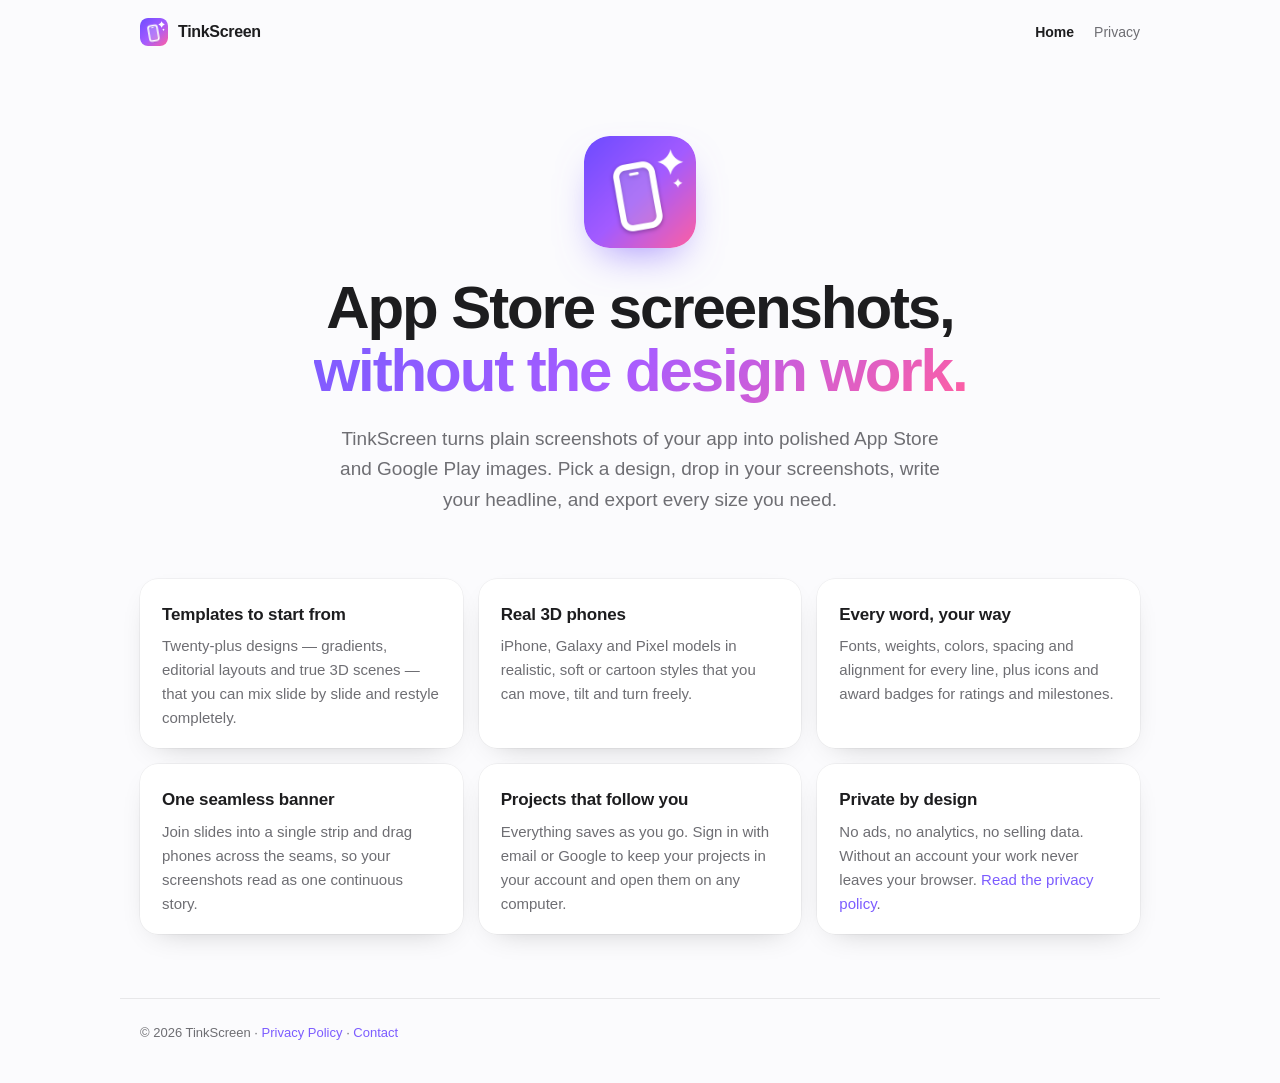
<file: index.html>
<!doctype html>
<html lang="en">
<head>
<meta charset="UTF-8" />
<meta name="viewport" content="width=device-width, initial-scale=1.0" />
<title>TinkScreen — App Store Screenshot Maker</title>
<meta name="description" content="TinkScreen turns plain app screenshots into polished App Store and Google Play images: templates, 3D phones, badges and seamless banners." />
<link rel="icon" type="image/svg+xml" href="logo.svg" />
<link rel="icon" type="image/png" sizes="32x32" href="favicon-32.png" />
<link rel="apple-touch-icon" href="apple-touch-icon.png" />
<link rel="stylesheet" href="site.css" />
</head>
<body>
<header class="bar">
  <a class="brand" href="./"><span class="mark" aria-hidden="true"></span>TinkScreen</a>
  <nav><a href="./" aria-current="page">Home</a><a href="privacy.html">Privacy</a></nav>
</header>

<main>
  <section class="hero">
    <img class="hero-logo" src="tinkscreen-icon-512.png" alt="TinkScreen logo" width="112" height="112" />
    <h1>App Store screenshots,<br /><span class="grad">without the design work.</span></h1>
    <p class="lede">TinkScreen turns plain screenshots of your app into polished App Store and Google Play images. Pick a design, drop in your screenshots, write your headline, and export every size you need.</p>
  </section>

  <section class="features">
    <article>
      <h2>Templates to start from</h2>
      <p>Twenty-plus designs — gradients, editorial layouts and true 3D scenes — that you can mix slide by slide and restyle completely.</p>
    </article>
    <article>
      <h2>Real 3D phones</h2>
      <p>iPhone, Galaxy and Pixel models in realistic, soft or cartoon styles that you can move, tilt and turn freely.</p>
    </article>
    <article>
      <h2>Every word, your way</h2>
      <p>Fonts, weights, colors, spacing and alignment for every line, plus icons and award badges for ratings and milestones.</p>
    </article>
    <article>
      <h2>One seamless banner</h2>
      <p>Join slides into a single strip and drag phones across the seams, so your screenshots read as one continuous story.</p>
    </article>
    <article>
      <h2>Projects that follow you</h2>
      <p>Everything saves as you go. Sign in with email or Google to keep your projects in your account and open them on any computer.</p>
    </article>
    <article>
      <h2>Private by design</h2>
      <p>No ads, no analytics, no selling data. Without an account your work never leaves your browser. <a href="privacy.html">Read the privacy policy</a>.</p>
    </article>
  </section>
</main>

<footer class="foot">© 2026 TinkScreen · <a href="privacy.html">Privacy Policy</a> · <a href="mailto:zorroson2110@gmail.com">Contact</a></footer>
</body>
</html>
</file>
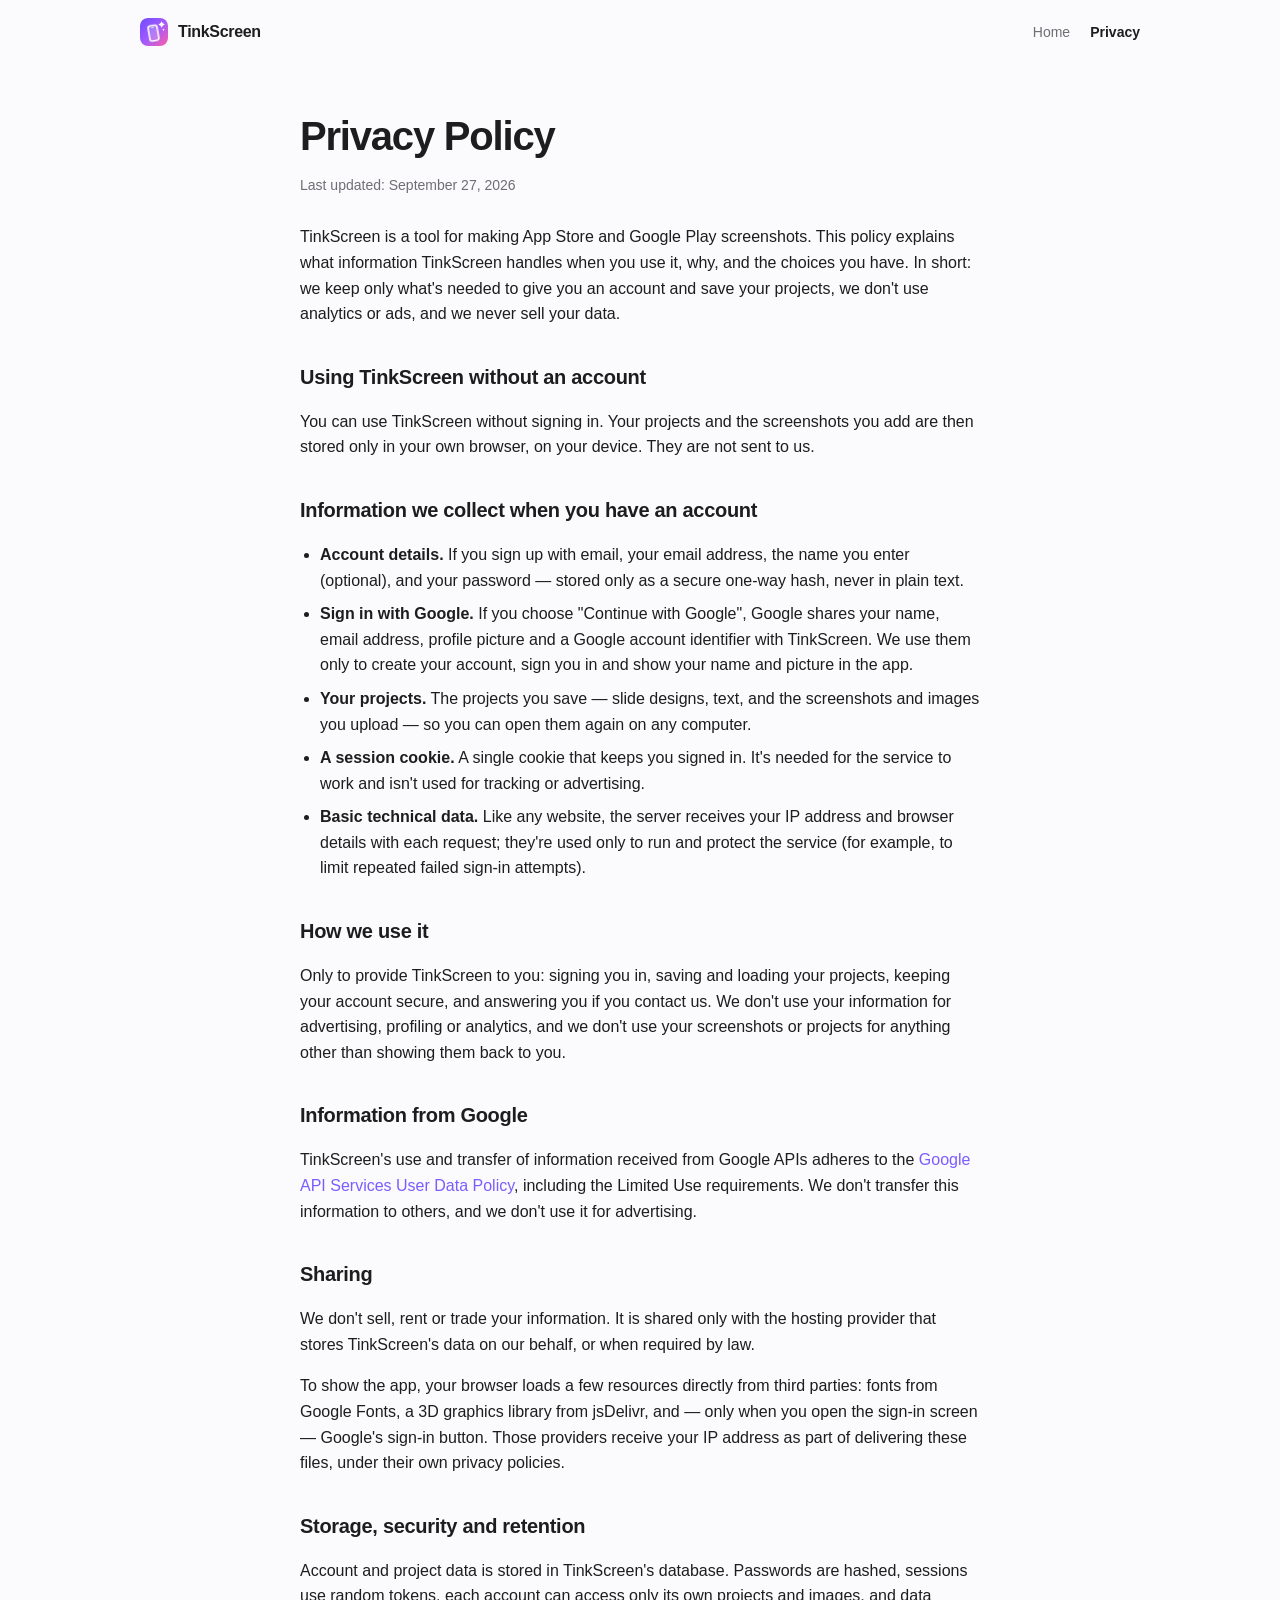
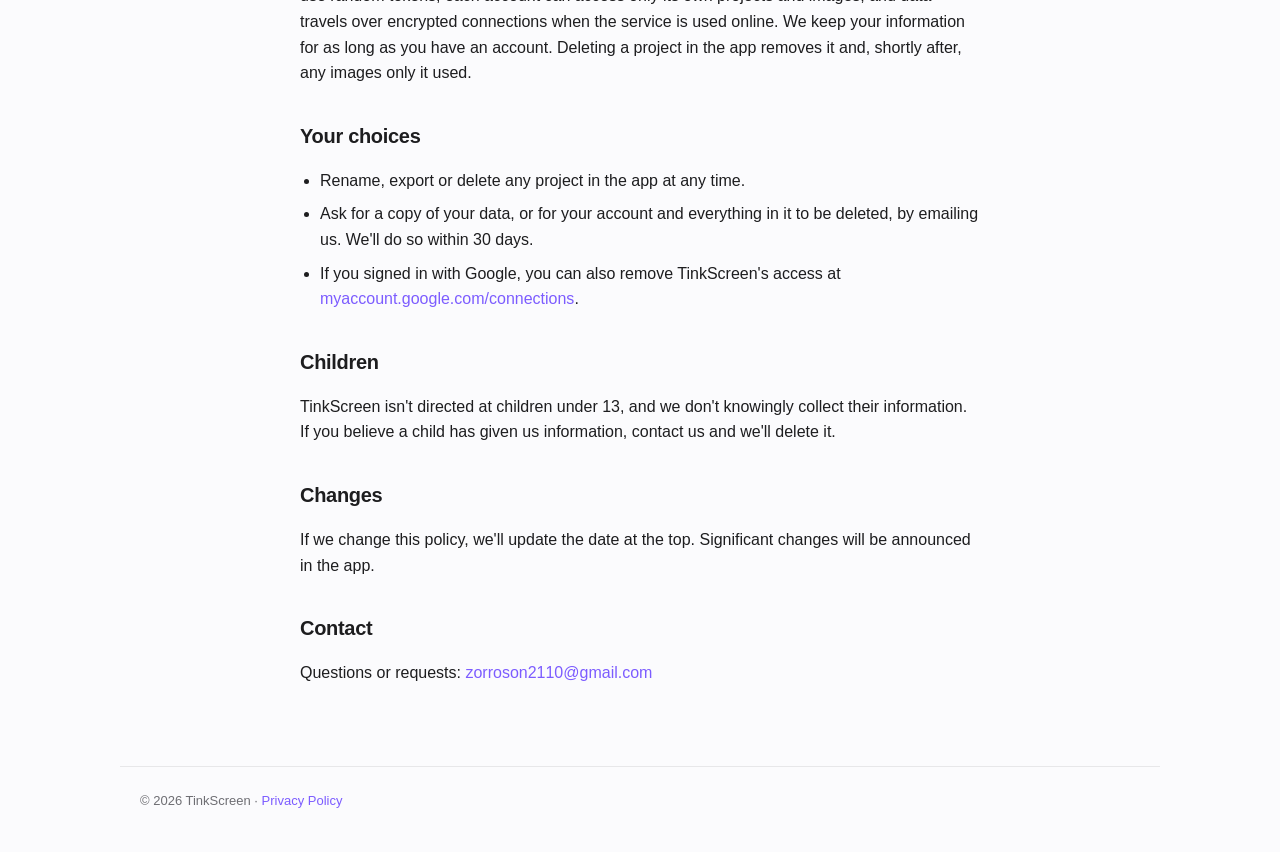
<file: privacy.html>
<!doctype html>
<html lang="en">
<head>
<meta charset="UTF-8" />
<meta name="viewport" content="width=device-width, initial-scale=1.0" />
<title>Privacy Policy — TinkScreen</title>
<meta name="description" content="How TinkScreen handles your account, projects and screenshots." />
<link rel="icon" type="image/svg+xml" href="logo.svg" />
<link rel="icon" type="image/png" sizes="32x32" href="favicon-32.png" />
<link rel="apple-touch-icon" href="apple-touch-icon.png" />
<link rel="stylesheet" href="site.css" />
</head>
<body>
<header class="bar">
  <a class="brand" href="./"><span class="mark" aria-hidden="true"></span>TinkScreen</a>
  <nav><a href="./">Home</a><a href="privacy.html" aria-current="page">Privacy</a></nav>
</header>

<main class="doc">
  <h1>Privacy Policy</h1>
  <p class="meta">Last updated: September 27, 2026</p>

  <p>TinkScreen is a tool for making App Store and Google Play screenshots. This policy explains what information TinkScreen handles when you use it, why, and the choices you have. In short: we keep only what's needed to give you an account and save your projects, we don't use analytics or ads, and we never sell your data.</p>

  <h2>Using TinkScreen without an account</h2>
  <p>You can use TinkScreen without signing in. Your projects and the screenshots you add are then stored only in your own browser, on your device. They are not sent to us.</p>

  <h2>Information we collect when you have an account</h2>
  <ul>
    <li><strong>Account details.</strong> If you sign up with email, your email address, the name you enter (optional), and your password — stored only as a secure one-way hash, never in plain text.</li>
    <li><strong>Sign in with Google.</strong> If you choose "Continue with Google", Google shares your name, email address, profile picture and a Google account identifier with TinkScreen. We use them only to create your account, sign you in and show your name and picture in the app.</li>
    <li><strong>Your projects.</strong> The projects you save — slide designs, text, and the screenshots and images you upload — so you can open them again on any computer.</li>
    <li><strong>A session cookie.</strong> A single cookie that keeps you signed in. It's needed for the service to work and isn't used for tracking or advertising.</li>
    <li><strong>Basic technical data.</strong> Like any website, the server receives your IP address and browser details with each request; they're used only to run and protect the service (for example, to limit repeated failed sign-in attempts).</li>
  </ul>

  <h2>How we use it</h2>
  <p>Only to provide TinkScreen to you: signing you in, saving and loading your projects, keeping your account secure, and answering you if you contact us. We don't use your information for advertising, profiling or analytics, and we don't use your screenshots or projects for anything other than showing them back to you.</p>

  <h2>Information from Google</h2>
  <p>TinkScreen's use and transfer of information received from Google APIs adheres to the <a href="https://developers.google.com/terms/api-services-user-data-policy">Google API Services User Data Policy</a>, including the Limited Use requirements. We don't transfer this information to others, and we don't use it for advertising.</p>

  <h2>Sharing</h2>
  <p>We don't sell, rent or trade your information. It is shared only with the hosting provider that stores TinkScreen's data on our behalf, or when required by law.</p>
  <p>To show the app, your browser loads a few resources directly from third parties: fonts from Google Fonts, a 3D graphics library from jsDelivr, and — only when you open the sign-in screen — Google's sign-in button. Those providers receive your IP address as part of delivering these files, under their own privacy policies.</p>

  <h2>Storage, security and retention</h2>
  <p>Account and project data is stored in TinkScreen's database. Passwords are hashed, sessions use random tokens, each account can access only its own projects and images, and data travels over encrypted connections when the service is used online. We keep your information for as long as you have an account. Deleting a project in the app removes it and, shortly after, any images only it used.</p>

  <h2>Your choices</h2>
  <ul>
    <li>Rename, export or delete any project in the app at any time.</li>
    <li>Ask for a copy of your data, or for your account and everything in it to be deleted, by emailing us. We'll do so within 30 days.</li>
    <li>If you signed in with Google, you can also remove TinkScreen's access at <a href="https://myaccount.google.com/connections">myaccount.google.com/connections</a>.</li>
  </ul>

  <h2>Children</h2>
  <p>TinkScreen isn't directed at children under 13, and we don't knowingly collect their information. If you believe a child has given us information, contact us and we'll delete it.</p>

  <h2>Changes</h2>
  <p>If we change this policy, we'll update the date at the top. Significant changes will be announced in the app.</p>

  <h2>Contact</h2>
  <p>Questions or requests: <a href="mailto:zorroson2110@gmail.com">zorroson2110@gmail.com</a></p>
</main>

<footer class="foot">© 2026 TinkScreen · <a href="privacy.html">Privacy Policy</a></footer>
</body>
</html>
</file>
<file: site.css>
:root {
  color-scheme: light dark;
  --bg: #fbfbfd;
  --text: #1d1d1f;
  --muted: #6e6e73;
  --card: #ffffff;
  --line: rgba(0, 0, 0, 0.08);
  --accent: #7c5cff;
}
@media (prefers-color-scheme: dark) {
  :root { --bg: #161618; --text: #f5f5f7; --muted: #a1a1a6; --card: #202023; --line: rgba(255, 255, 255, 0.1); --accent: #9a82ff; }
}
* { box-sizing: border-box; }
body {
  margin: 0;
  background: var(--bg);
  color: var(--text);
  font: 16px/1.6 -apple-system, BlinkMacSystemFont, "SF Pro Text", "Helvetica Neue", "Segoe UI", Roboto, sans-serif;
  -webkit-font-smoothing: antialiased;
}
a { color: var(--accent); text-decoration: none; }
a:hover { text-decoration: underline; }

.bar {
  display: flex; align-items: center; justify-content: space-between;
  max-width: 1040px; margin: 0 auto; padding: 18px 20px;
}
.brand { display: flex; align-items: center; gap: 10px; color: var(--text); font-weight: 700; letter-spacing: -0.02em; }
.brand:hover { text-decoration: none; }
.mark { width: 28px; height: 28px; border-radius: 8px; background: url("logo.svg") center / cover no-repeat; }
.hero-logo { display: block; width: 112px; height: 112px; margin: 0 auto 28px; border-radius: 26px; box-shadow: 0 18px 40px -16px rgba(124, 92, 255, 0.7); }
.bar nav { display: flex; gap: 20px; font-size: 14px; }
.bar nav a { color: var(--muted); }
.bar nav a[aria-current="page"] { color: var(--text); font-weight: 600; }

.hero { max-width: 820px; margin: 0 auto; padding: 72px 20px 40px; text-align: center; }
.hero h1 { margin: 0; font-size: clamp(34px, 6vw, 60px); line-height: 1.05; letter-spacing: -0.035em; }
.grad { background: linear-gradient(135deg, #7c5cff, #a95cff 48%, #ff5fa2); -webkit-background-clip: text; background-clip: text; color: transparent; }
.lede { max-width: 620px; margin: 22px auto 0; color: var(--muted); font-size: 19px; }

.features {
  display: grid; grid-template-columns: repeat(auto-fit, minmax(280px, 1fr)); gap: 16px;
  max-width: 1040px; margin: 0 auto; padding: 24px 20px 64px;
}
.features article { padding: 22px 22px 18px; border-radius: 18px; background: var(--card); box-shadow: 0 0 0 0.5px var(--line), 0 10px 30px -18px rgba(0, 0, 0, 0.3); }
.features h2 { margin: 0 0 6px; font-size: 17px; letter-spacing: -0.01em; }
.features p { margin: 0; color: var(--muted); font-size: 15px; }

.doc { max-width: 720px; margin: 0 auto; padding: 40px 20px 64px; }
.doc h1 { margin: 0; font-size: 40px; letter-spacing: -0.03em; }
.doc .meta { margin: 6px 0 28px; color: var(--muted); font-size: 14px; }
.doc h2 { margin: 34px 0 8px; font-size: 20px; letter-spacing: -0.015em; }
.doc ul { padding-left: 20px; }
.doc li + li { margin-top: 8px; }

.foot { max-width: 1040px; margin: 0 auto; padding: 24px 20px 40px; border-top: 0.5px solid var(--line); color: var(--muted); font-size: 13px; }
</file>
